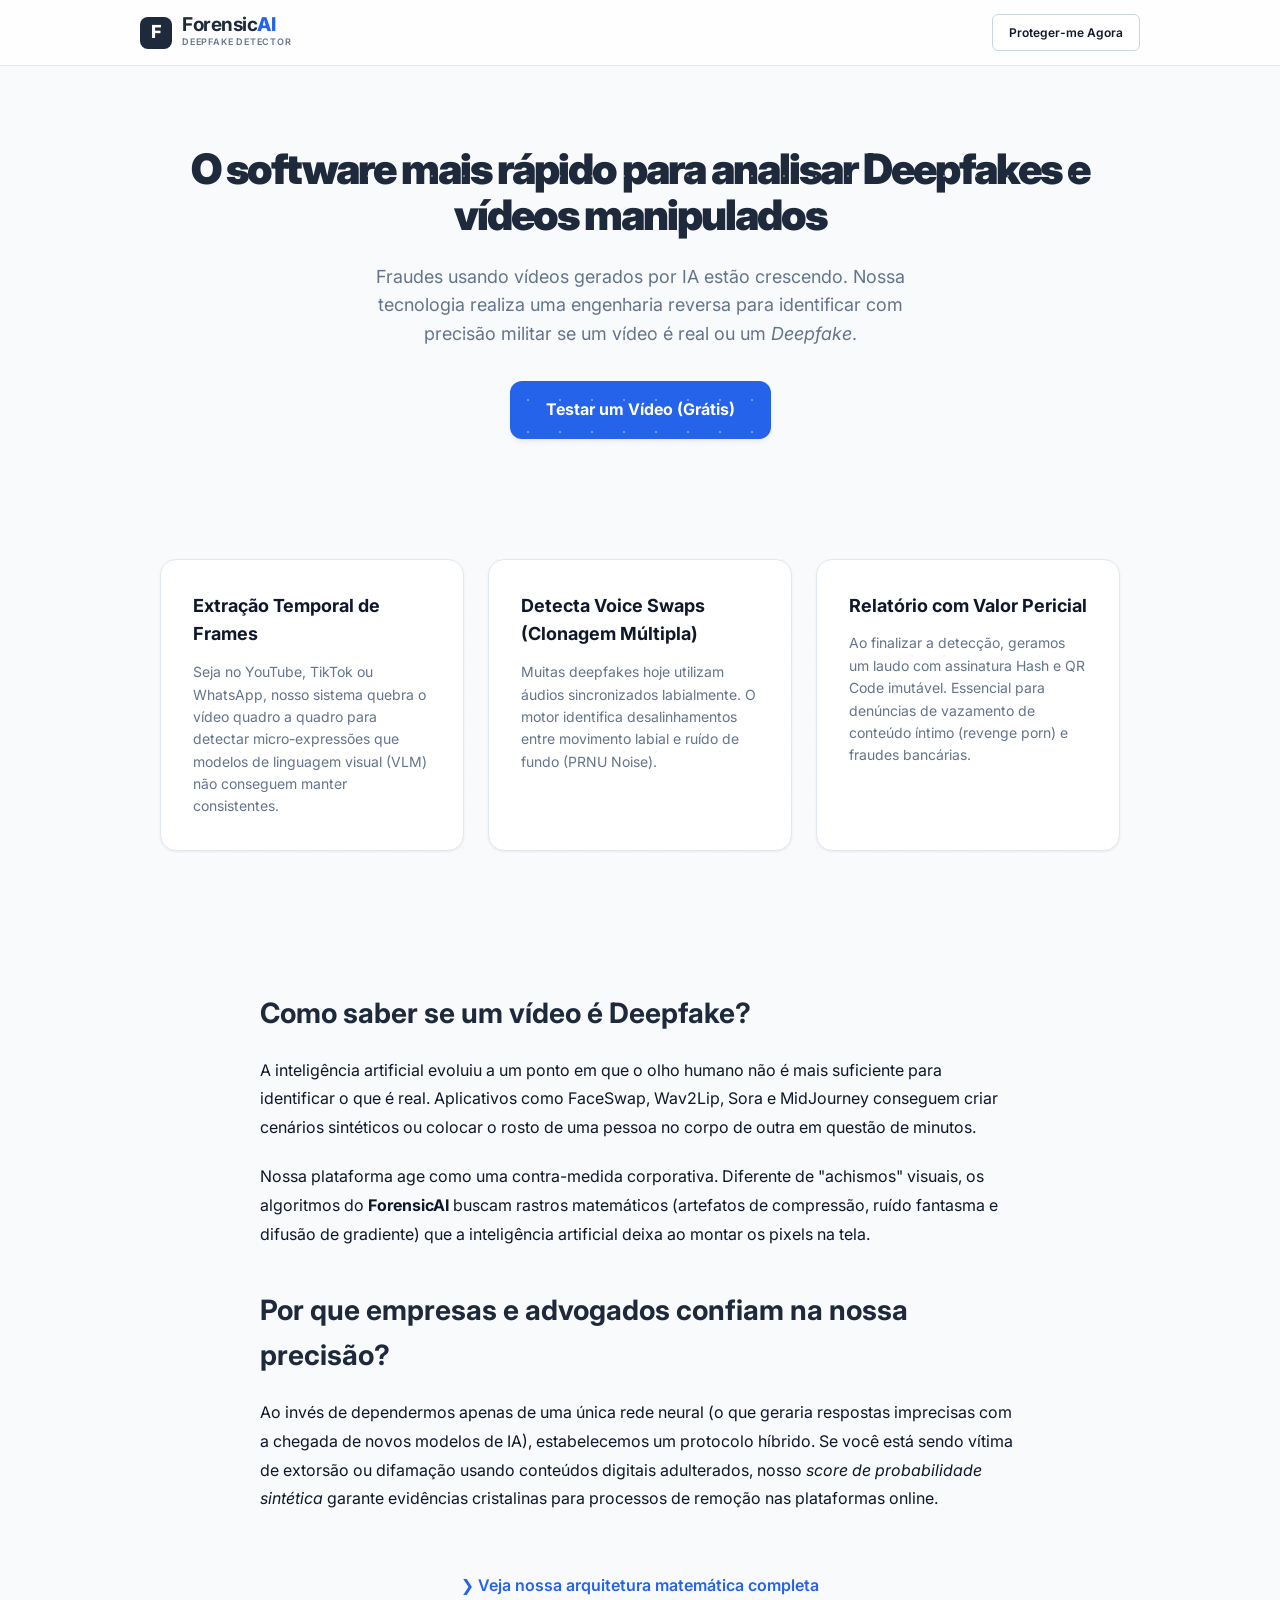
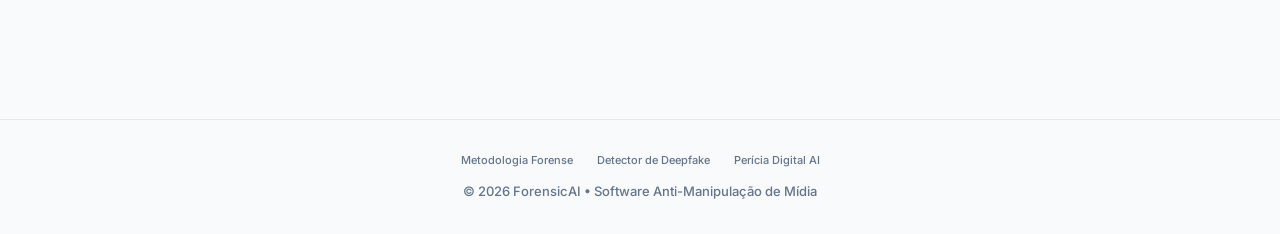
<file: templates/seo_deepfake.html>
<!DOCTYPE html>
<html lang="pt-BR">
<head>
    <meta charset="UTF-8">
    <meta name="viewport" content="width=device-width, initial-scale=1.0">
    <title>Detector de Deepfake e Vídeos Falsos | ForensicAI</title>
    <meta name="description" content="Descubra se um vídeo ou áudio é um deepfake criado por Inteligência Artificial. Nossa ferramenta realiza perícia digital instantânea usando algoritmos avançados.">
    <!-- SEO Meta Tags -->
    <meta name="robots" content="index, follow">
    <link rel="canonical" href="https://app.forensicai.com/detector-de-deepfake">
    <meta property="og:title" content="Detector Inteligente de Deepfakes | ForensicAI">
    <meta property="og:description" content="Proteja-se contra fraudes e desinformação. Detecte vídeos manipulados em segundos com tecnologia de nível forense.">
    
    <link rel="preconnect" href="https://fonts.googleapis.com">
    <link rel="preconnect" href="https://fonts.gstatic.com" crossorigin>
    <link href="https://fonts.googleapis.com/css2?family=Inter:wght@300;400;500;600;700;800;900&family=JetBrains+Mono:wght@400;500;600&display=swap" rel="stylesheet">
    <link rel="icon" type="image/png" href="/static/img/favicon.png">
    <link rel="stylesheet" href="/static/css/style.css">
    
    <style>
        .hero {
            padding: 80px 20px 60px;
            text-align: center;
            background: var(--bg);
        }
        .hero h1 {
            font-size: 42px;
            font-weight: 900;
            color: var(--accent);
            line-height: 1.1;
            margin-bottom: 24px;
            letter-spacing: -2px;
        }
        .hero p {
            font-size: 18px;
            color: var(--text-muted);
            max-width: 600px;
            margin: 0 auto 32px;
            line-height: 1.6;
        }
        .cta-button {
            display: inline-block;
            background: var(--accent-blue);
            color: white;
            padding: 16px 36px;
            border-radius: 12px;
            font-size: 16px;
            font-weight: 700;
            text-decoration: none;
            box-shadow: var(--shadow-md);
            transition: var(--tr);
        }
        .cta-button:hover {
            transform: translateY(-2px);
            box-shadow: var(--shadow-lg);
            background: #1d4ed8;
        }
        .features {
            padding: 60px 20px;
            max-width: 1000px;
            margin: 0 auto;
            display: grid;
            grid-template-columns: repeat(auto-fit, minmax(280px, 1fr));
            gap: 24px;
        }
        .feature-card {
            background: var(--card);
            border: 1px solid var(--border);
            padding: 32px;
            border-radius: 16px;
            box-shadow: var(--shadow);
        }
        .feature-card h3 {
            font-size: 18px;
            margin-bottom: 12px;
            color: var(--text);
        }
        .feature-card p {
            color: var(--text-muted);
            font-size: 14px;
            line-height: 1.6;
        }
        .article {
            max-width: 800px;
            margin: 40px auto;
            padding: 0 20px 80px;
        }
        .article h2 {
            font-size: 28px;
            margin-bottom: 20px;
            margin-top: 40px;
            color: var(--accent);
        }
        .article p {
            font-size: 16px;
            line-height: 1.8;
            color: var(--text);
            margin-bottom: 20px;
        }
    </style>
</head>
<body>
    <div class="bg-grid"></div>

    <header class="header">
        <div class="container header-inner">
            <a href="/" class="logo">
                <div class="logo-icon">F</div>
                <div>
                    <div class="logo-title">Forensic<span class="accent">AI</span></div>
                    <div class="logo-sub">Deepfake Detector</div>
                </div>
            </a>
            <div class="header-right">
                <a href="/" class="btn-validate-link">Proteger-me Agora</a>
            </div>
        </div>
    </header>

    <div class="hero">
        <div class="container">
            <h1>O software mais rápido para analisar Deepfakes e vídeos manipulados</h1>
            <p>Fraudes usando vídeos gerados por IA estão crescendo. Nossa tecnologia realiza uma engenharia reversa para identificar com precisão militar se um vídeo é real ou um <em>Deepfake</em>.</p>
            <a href="/" class="cta-button">Testar um Vídeo (Grátis)</a>
        </div>
    </div>

    <div class="features">
        <div class="feature-card">
            <h3>Extração Temporal de Frames</h3>
            <p>Seja no YouTube, TikTok ou WhatsApp, nosso sistema quebra o vídeo quadro a quadro para detectar micro-expressões que modelos de linguagem visual (VLM) não conseguem manter consistentes.</p>
        </div>
        <div class="feature-card">
            <h3>Detecta Voice Swaps (Clonagem Múltipla)</h3>
            <p>Muitas deepfakes hoje utilizam áudios sincronizados labialmente. O motor identifica desalinhamentos entre movimento labial e ruído de fundo (PRNU Noise).</p>
        </div>
        <div class="feature-card">
            <h3>Relatório com Valor Pericial</h3>
            <p>Ao finalizar a detecção, geramos um laudo com assinatura Hash e QR Code imutável. Essencial para denúncias de vazamento de conteúdo íntimo (revenge porn) e fraudes bancárias.</p>
        </div>
    </div>

    <main class="article">
        <h2>Como saber se um vídeo é Deepfake?</h2>
        <p>A inteligência artificial evoluiu a um ponto em que o olho humano não é mais suficiente para identificar o que é real. Aplicativos como FaceSwap, Wav2Lip, Sora e MidJourney conseguem criar cenários sintéticos ou colocar o rosto de uma pessoa no corpo de outra em questão de minutos.</p>
        
        <p>Nossa plataforma age como uma contra-medida corporativa. Diferente de "achismos" visuais, os algoritmos do <strong>ForensicAI</strong> buscam rastros matemáticos (artefatos de compressão, ruído fantasma e difusão de gradiente) que a inteligência artificial deixa ao montar os pixels na tela.</p>
        
        <h2>Por que empresas e advogados confiam na nossa precisão?</h2>
        <p>Ao invés de dependermos apenas de uma única rede neural (o que geraria respostas imprecisas com a chegada de novos modelos de IA), estabelecemos um protocolo híbrido. Se você está sendo vítima de extorsão ou difamação usando conteúdos digitais adulterados, nosso <i>score de probabilidade sintética</i> garante evidências cristalinas para processos de remoção nas plataformas online.</p>

        <div style="text-align: center; margin-top: 60px;">
            <a href="/metodologia" style="color: var(--accent-blue); text-decoration: none; font-weight: 600;">❯ Veja nossa arquitetura matemática completa</a>
        </div>
    </main>

    <footer class="footer">
        <div class="container" style="display: flex; flex-direction: column; align-items: center; gap: 12px;">
            <div class="footer-links" style="display: flex; gap: 24px; font-size: 11px;">
                <a href="/metodologia" style="color: var(--text-muted); text-decoration: none;">Metodologia Forense</a>
                <a href="/detector-de-deepfake" style="color: var(--text-muted); text-decoration: none;">Detector de Deepfake</a>
                <a href="/pericia-digital" style="color: var(--text-muted); text-decoration: none;">Perícia Digital AI</a>
            </div>
            <div>© 2026 ForensicAI • Software Anti-Manipulação de Mídia</div>
        </div>
    </footer>
</body>
</html>
</file>
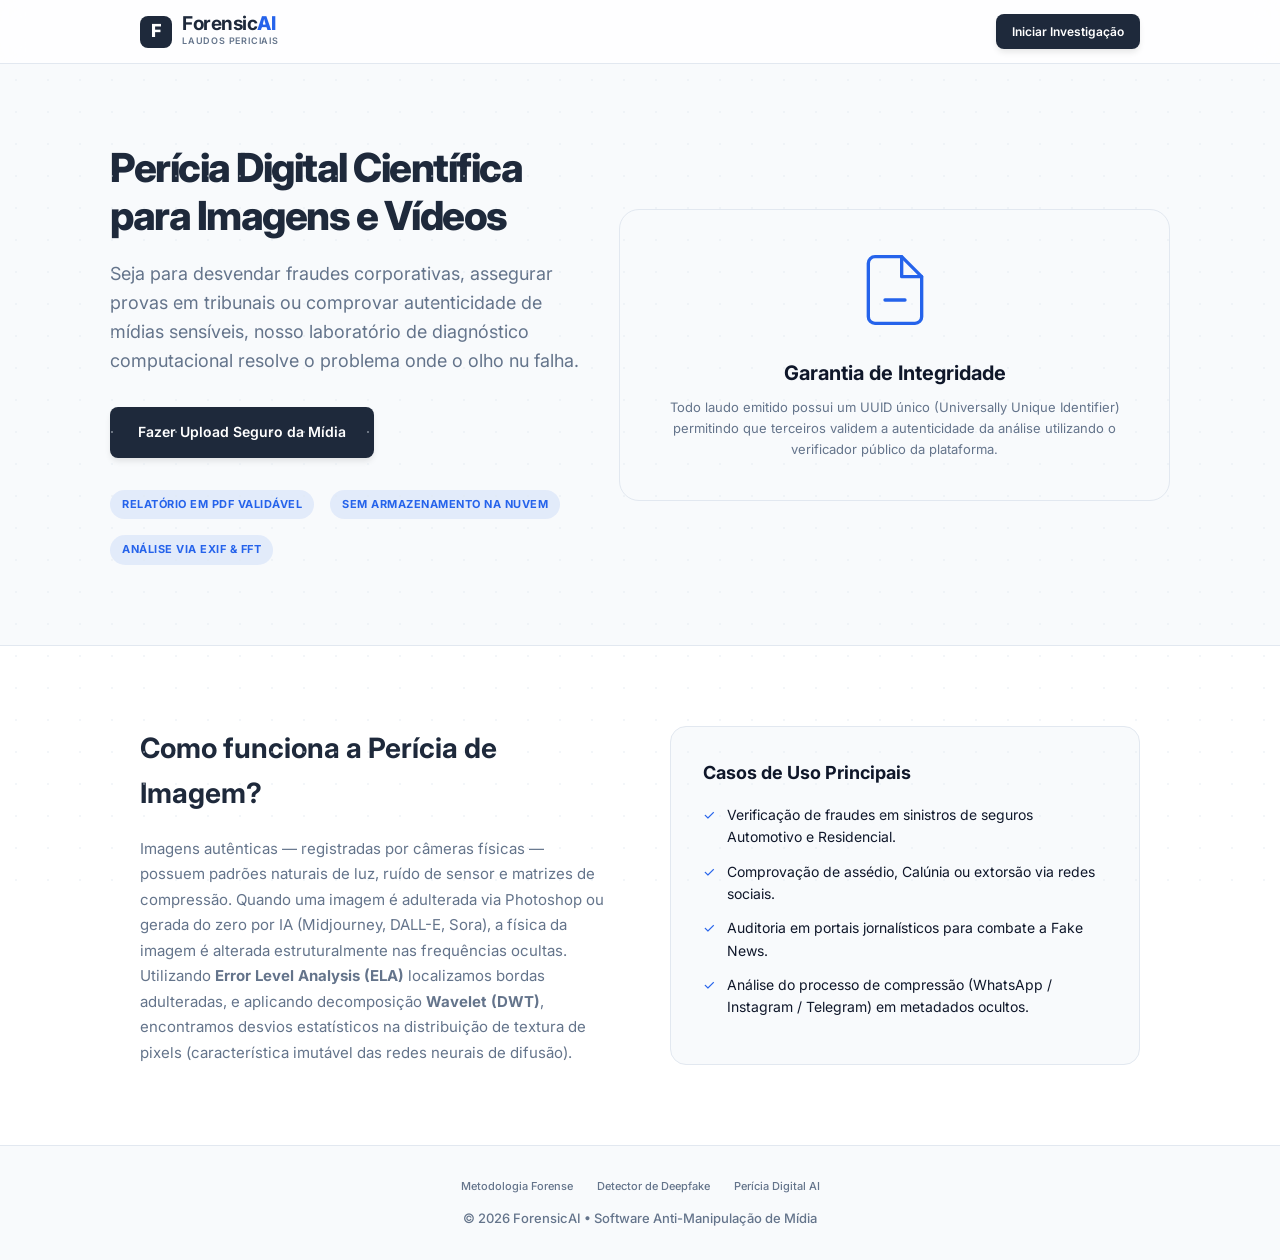
<file: templates/seo_pericia.html>
<!DOCTYPE html>
<html lang="pt-BR">
<head>
    <meta charset="UTF-8">
    <meta name="viewport" content="width=device-width, initial-scale=1.0">
    <title>Perícia Digital em Imagens e Vídeos de IA | ForensicAI</title>
    <meta name="description" content="Sistema profissional de perícia forense digital. Gere laudos comprobatórios e descubra se fotografias ou vídeos foram manipulados usando provas técnicas e científicas.">
    <!-- SEO Meta Tags -->
    <meta name="robots" content="index, follow">
    <link rel="canonical" href="https://app.forensicai.com/pericia-digital">
    <meta property="og:title" content="Engenharia Reversa para Perícia Digital | ForensicAI">
    <meta property="og:description" content="Descubra e comprove adulterações digitais com relatórios periciais lastreados por criptografia.">
    
    <link rel="preconnect" href="https://fonts.googleapis.com">
    <link rel="preconnect" href="https://fonts.gstatic.com" crossorigin>
    <link href="https://fonts.googleapis.com/css2?family=Inter:wght@300;400;500;600;700;800;900&family=JetBrains+Mono:wght@400;500;600&display=swap" rel="stylesheet">
    <link rel="icon" type="image/png" href="/static/img/favicon.png">
    <link rel="stylesheet" href="/static/css/style.css">
    
    <style>
        .split-hero {
            display: flex;
            align-items: center;
            justify-content: space-between;
            gap: 40px;
            padding: 80px 20px;
            max-width: 1100px;
            margin: 0 auto;
        }
        .split-content { flex: 1; }
        .split-image { flex: 1; background: var(--bg); border: 1px solid var(--border); border-radius: 20px; padding: 40px; text-align: center; }
        
        @media (max-width: 800px) {
            .split-hero { flex-direction: column; text-align: center; padding: 40px 20px; }
        }

        .split-content h1 {
            font-size: 40px;
            font-weight: 800;
            color: var(--accent);
            line-height: 1.2;
            margin-bottom: 20px;
            letter-spacing: -1.5px;
        }
        .split-content p {
            font-size: 18px;
            color: var(--text-muted);
            margin-bottom: 32px;
            line-height: 1.6;
        }
        
        .trust-badges {
            display: flex;
            gap: 16px;
            margin-top: 32px;
            flex-wrap: wrap;
        }
        .badge {
            font-size: 11px;
            font-weight: 700;
            padding: 6px 12px;
            background: rgba(37, 99, 235, 0.1);
            color: var(--accent-blue);
            border-radius: 20px;
            text-transform: uppercase;
            letter-spacing: 0.5px;
        }

        .doc-section {
            background: white;
            padding: 80px 20px;
            border-top: 1px solid var(--border);
        }
        .doc-grid {
            max-width: 1000px;
            margin: 0 auto;
            display: grid;
            grid-template-columns: 1fr 1fr;
            gap: 60px;
        }
        @media (max-width: 768px) {
            .doc-grid { grid-template-columns: 1fr; gap: 40px; }
        }
    </style>
</head>
<body>
    <div class="bg-grid"></div>

    <header class="header">
        <div class="container header-inner">
            <a href="/" class="logo">
                <div class="logo-icon">F</div>
                <div>
                    <div class="logo-title">Forensic<span class="accent">AI</span></div>
                    <div class="logo-sub">Laudos Periciais</div>
                </div>
            </a>
            <div class="header-right">
                <a href="/" class="btn-primary" style="text-decoration: none; font-size: 12px; padding: 8px 16px;">Iniciar Investigação</a>
            </div>
        </div>
    </header>

    <div class="split-hero">
        <div class="split-content">
            <h1>Perícia Digital Científica para Imagens e Vídeos</h1>
            <p>Seja para desvendar fraudes corporativas, assegurar provas em tribunais ou comprovar autenticidade de mídias sensíveis, nosso laboratório de diagnóstico computacional resolve o problema onde o olho nu falha.</p>
            <a href="/" class="btn-primary" style="text-decoration: none; padding: 14px 28px; display: inline-block;">Fazer Upload Seguro da Mídia</a>
            
            <div class="trust-badges">
                <div class="badge">Relatório em PDF Validável</div>
                <div class="badge">Sem Armazenamento na Nuvem</div>
                <div class="badge">Análise via EXIF & FFT</div>
            </div>
        </div>
        <div class="split-image">
            <svg width="80" height="80" viewBox="0 0 24 24" fill="none" stroke="var(--accent-blue)" stroke-width="1" stroke-linecap="round" stroke-linejoin="round" style="margin-bottom: 20px;">
                <path d="M14 2H6a2 2 0 0 0-2 2v16a2 2 0 0 0 2 2h12a2 2 0 0 0 2-2V8z"></path>
                <polyline points="14 2 14 8 20 8"></polyline>
                <line x1="9" y1="15" x2="15" y2="15"></line>
            </svg>
            <h3 style="font-size: 20px; margin-bottom: 8px;">Garantia de Integridade</h3>
            <p style="font-size: 13px; color: var(--text-muted); margin: 0;">Todo laudo emitido possui um UUID único (Universally Unique Identifier) permitindo que terceiros validem a autenticidade da análise utilizando o verificador público da plataforma.</p>
        </div>
    </div>

    <section class="doc-section">
        <div class="doc-grid">
            <div>
                <h2 style="font-size: 28px; margin-bottom: 20px; color: var(--accent);">Como funciona a Perícia de Imagem?</h2>
                <p style="font-size: 15px; line-height: 1.7; color: var(--text-muted);">Imagens autênticas — registradas por câmeras físicas — possuem padrões naturais de luz, ruído de sensor e matrizes de compressão. Quando uma imagem é adulterada via Photoshop ou gerada do zero por IA (Midjourney, DALL-E, Sora), a física da imagem é alterada estruturalmente nas frequências ocultas.</p>
                <p style="font-size: 15px; line-height: 1.7; color: var(--text-muted);">Utilizando <strong>Error Level Analysis (ELA)</strong> localizamos bordas adulteradas, e aplicando decomposição <strong>Wavelet (DWT)</strong>, encontramos desvios estatísticos na distribuição de textura de pixels (característica imutável das redes neurais de difusão).</p>
            </div>
            <div style="background: var(--bg); padding: 32px; border-radius: 16px; border: 1px solid var(--border);">
                <h3 style="margin-bottom: 16px; font-size: 18px;">Casos de Uso Principais</h3>
                <ul style="list-style: none; padding: 0; display: flex; flex-direction: column; gap: 12px; font-size: 14px; color: var(--text);">
                    <li style="display: flex; gap: 12px;"><span style="color: var(--accent-blue)">✓</span> Verificação de fraudes em sinistros de seguros Automotivo e Residencial.</li>
                    <li style="display: flex; gap: 12px;"><span style="color: var(--accent-blue)">✓</span> Comprovação de assédio, Calúnia ou extorsão via redes sociais.</li>
                    <li style="display: flex; gap: 12px;"><span style="color: var(--accent-blue)">✓</span> Auditoria em portais jornalísticos para combate a Fake News.</li>
                    <li style="display: flex; gap: 12px;"><span style="color: var(--accent-blue)">✓</span> Análise do processo de compressão (WhatsApp / Instagram / Telegram) em metadados ocultos.</li>
                </ul>
            </div>
        </div>
    </section>

    <footer class="footer">
        <div class="container" style="display: flex; flex-direction: column; align-items: center; gap: 12px;">
            <div class="footer-links" style="display: flex; gap: 24px; font-size: 11px;">
                <a href="/metodologia" style="color: var(--text-muted); text-decoration: none;">Metodologia Forense</a>
                <a href="/detector-de-deepfake" style="color: var(--text-muted); text-decoration: none;">Detector de Deepfake</a>
                <a href="/pericia-digital" style="color: var(--text-muted); text-decoration: none;">Perícia Digital AI</a>
            </div>
            <div>© 2026 ForensicAI • Software Anti-Manipulação de Mídia</div>
        </div>
    </footer>
</body>
</html>
</file>
<file: static/css/style.css>
/* ================================================
   ForensicAI — Design System (Light/Gray Edition)
   Minimalist, professional, and high-contrast
   ================================================ */

:root {
    --bg: #f8fafc;
    --card: #ffffff;
    --border: #e2e8f0;
    --border-strong: #cbd5e1;
    --text: #0f172a;
    --text-muted: #64748b;
    --text-ghost: #94a3b8;
    --accent: #1e293b;
    /* Deep Slate/Black */
    --accent-blue: #2563eb;
    --amber: #d97706;
    --green: #16a34a;
    --red: #dc2626;
    --orange: #ea580c;
    --yellow: #ca8a04;
    --grad: linear-gradient(135deg, #1e293b, #334155);
    --r: 12px;
    --r-sm: 6px;
    --tr: 0.2s cubic-bezier(0.4, 0, 0.2, 1);
    --shadow: 0 1px 3px rgba(0, 0, 0, 0.05), 0 1px 2px rgba(0, 0, 0, 0.02);
    --shadow-md: 0 4px 6px -1px rgba(0, 0, 0, 0.05), 0 2px 4px -1px rgba(0, 0, 0, 0.03);
    --shadow-lg: 0 10px 15px -3px rgba(0, 0, 0, 0.04), 0 4px 6px -2px rgba(0, 0, 0, 0.02);
}

.hidden {
    display: none !important;
}

*,
*::before,
*::after {
    margin: 0;
    padding: 0;
    box-sizing: border-box;
}

body {
    font-family: 'Inter', system-ui, -apple-system, sans-serif;
    background: var(--bg);
    color: var(--text);
    overflow-x: hidden;
    min-height: 100vh;
    line-height: 1.6;
    -webkit-font-smoothing: antialiased;
}

.container {
    max-width: 1000px;
    margin: 0 auto;
    padding: 0 24px;
}

/* Simple Background */
.bg-grid {
    position: fixed;
    inset: 0;
    z-index: 0;
    pointer-events: none;
    background-image: radial-gradient(var(--border) 1px, transparent 1px);
    background-size: 32px 32px;
    opacity: 0.4;
}

.bg-glow {
    display: none;
}

/* Header */
.header {
    position: sticky;
    top: 0;
    z-index: 100;
    border-bottom: 1px solid var(--border);
    background: rgba(255, 255, 255, 0.8);
    backdrop-filter: blur(12px);
}

.header-inner {
    display: flex;
    align-items: center;
    justify-content: space-between;
    padding: 14px 0;
    gap: 12px;
}

.logo {
    display: flex;
    align-items: center;
    gap: 10px;
    text-decoration: none;
    color: inherit;
}

.logo-icon {
    display: flex;
    align-items: center;
    justify-content: center;
    width: 32px;
    height: 32px;
    background: var(--accent);
    color: white;
    border-radius: 8px;
    font-weight: 800;
    font-size: 18px;
}

.logo-title {
    font-size: 19px;
    font-weight: 700;
    color: var(--accent);
    letter-spacing: -0.5px;
    line-height: 1.1;
}

.logo-title .accent {
    color: var(--accent-blue);
    font-weight: 800;
}

.logo-sub {
    font-size: 9px;
    color: var(--text-muted);
    font-weight: 600;
    text-transform: uppercase;
    letter-spacing: 0.8px;
    margin-top: -1px;
}

.btn-validate-link {
    padding: 8px 16px;
    border-radius: 6px;
    font-size: 12px;
    font-weight: 600;
    color: var(--text);
    border: 1px solid var(--border-strong);
    background: white;
    text-decoration: none;
    transition: var(--tr);
    display: flex;
    align-items: center;
    gap: 6px;
}

.btn-validate-link svg {
    stroke: #000;
}

.btn-validate-link:hover {
    background: var(--bg);
    border-color: var(--text);
}

/* Language Selector */
.lang-selector {
    display: flex;
    gap: 4px;
    align-items: center;
}

.lang-link {
    display: flex;
    align-items: center;
    justify-content: center;
    width: 28px;
    height: 28px;
    border-radius: 6px;
    font-size: 10px;
    font-weight: 700;
    text-decoration: none;
    color: var(--text-muted);
    border: 1px solid var(--border);
    transition: var(--tr);
    background: white;
}

.lang-link:hover {
    background: var(--bg);
    border-color: var(--border-strong);
    color: var(--text);
}

.lang-link.active {
    background: var(--accent);
    color: white;
    border-color: var(--accent);
    box-shadow: var(--shadow);
}

/* Main */
.main-content {
    position: relative;
    z-index: 5;
    padding: 48px 0 80px;
}

.section-title {
    text-align: center;
    margin-bottom: 40px;
}

.section-title h2 {
    font-size: 28px;
    font-weight: 800;
    color: var(--accent);
    letter-spacing: -0.8px;
}

.section-title p {
    color: var(--text-muted);
    font-size: 15px;
    margin-top: 6px;
}

/* Upload Tabs */
.upload-tabs {
    display: flex;
    gap: 8px;
    margin-bottom: 16px;
    justify-content: center;
}

.tab-btn {
    padding: 8px 16px;
    border-radius: 8px;
    font-size: 13px;
    font-weight: 600;
    cursor: pointer;
    background: transparent;
    border: 1px solid var(--border);
    color: var(--text-muted);
    transition: var(--tr);
}

.tab-btn.active {
    background: var(--accent);
    color: white;
    border-color: var(--accent);
}

.tab-content {
    display: none;
}

.tab-content.active {
    display: block;
}

/* URL Input */
.url-input-container {
    background: var(--card);
    border: 2px solid var(--border-strong);
    border-radius: var(--r);
    padding: 32px;
    text-align: center;
    display: flex;
    flex-direction: column;
    gap: 16px;
    align-items: center;
}

.url-input-container input {
    width: 100%;
    max-width: 500px;
    padding: 14px 18px;
    border-radius: 10px;
    border: 1px solid var(--border-strong);
    background: var(--bg);
    color: var(--text);
    font-family: inherit;
    font-size: 14px;
    transition: var(--tr);
}

.url-input-container input:focus {
    outline: none;
    border-color: var(--accent-blue);
    box-shadow: 0 0 0 3px rgba(37, 99, 235, 0.1);
}

.social-platforms {
    display: flex;
    gap: 20px;
    margin-top: 24px;
    opacity: 0.5;
    justify-content: center;
}

.platform-icon {
    display: flex;
    align-items: center;
    gap: 6px;
    font-size: 11px;
    font-weight: 700;
    color: var(--text-muted);
}

.platform-icon svg {
    width: 16px;
    height: 16px;
}

.section-heading {
    font-size: 20px;
    font-weight: 700;
    margin-bottom: 20px;
    color: var(--accent);
}

.section-sub {
    color: var(--text-muted);
    font-size: 14px;
    margin-top: -15px;
    margin-bottom: 20px;
}

/* Drop zone */
.drop-zone {
    border: 2px dashed var(--border-strong);
    border-radius: var(--r);
    padding: 56px 24px;
    text-align: center;
    cursor: pointer;
    transition: var(--tr);
    background: var(--card);
}

.drop-zone:hover,
.drop-zone.dragover {
    border-color: var(--accent-blue);
    background: rgba(37, 99, 235, 0.02);
}

.dz-icon {
    color: var(--text-ghost);
    margin-bottom: 20px;
    display: flex;
    justify-content: center;
}

.drop-zone h3 {
    font-size: 18px;
    font-weight: 600;
    color: var(--accent);
}

.drop-zone p {
    color: var(--text-muted);
    font-size: 14px;
    margin-top: 4px;
}

.formats {
    margin-top: 20px;
    display: flex;
    justify-content: center;
    gap: 8px;
    flex-wrap: wrap;
}

.formats span {
    font-size: 10px;
    font-weight: 600;
    color: var(--text-muted);
    padding: 3px 8px;
    background: var(--bg);
    border-radius: 4px;
    border: 1px solid var(--border);
}

/* Preview */
.preview-card {
    background: var(--card);
    border: 1px solid var(--border);
    border-radius: var(--r);
    overflow: hidden;
    max-width: 520px;
    width: 100%;
    margin: 24px auto;
    box-shadow: var(--shadow-md);
}

.preview-media img,
.preview-media video {
    max-width: 100%;
    max-height: 400px;
    object-fit: contain;
}

.preview-media {
    background: #000;
    display: flex;
    align-items: center;
    justify-content: center;
    aspect-ratio: 16/9;
}

.preview-bar {
    padding: 12px 18px;
    display: flex;
    align-items: center;
    gap: 12px;
    background: var(--card);
    border-top: 1px solid var(--border);
}

.pf-name {
    flex: 1;
    font-size: 13px;
    font-weight: 600;
    color: var(--accent);
    overflow: hidden;
    text-overflow: ellipsis;
    white-space: nowrap;
}

.pf-size {
    font-size: 12px;
    color: var(--text-muted);
}

.btn-x {
    width: 24px;
    height: 24px;
    border-radius: 50%;
    background: white;
    border: 1px solid var(--border);
    color: var(--text);
    display: flex;
    align-items: center;
    justify-content: center;
    cursor: pointer;
    transition: var(--tr);
}

.btn-x:hover {
    background: var(--bg);
    border-color: var(--text);
    transform: scale(1.1);
}

.btn-x svg {
    stroke: var(--text);
}

/* Buttons */
.btn-primary {
    display: inline-flex;
    align-items: center;
    gap: 10px;
    padding: 12px 32px;
    background: var(--accent);
    color: white;
    border: none;
    border-radius: 8px;
    font-size: 14px;
    font-weight: 600;
    cursor: pointer;
    transition: var(--tr);
    text-decoration: none;
    box-shadow: 0 4px 6px -1px rgba(0, 0, 0, 0.1);
}

.btn-primary:hover {
    background: #000;
    transform: translateY(-1px);
    box-shadow: var(--shadow-lg);
}

.btn-outline {
    display: inline-flex;
    align-items: center;
    gap: 8px;
    padding: 11px 24px;
    background: white;
    color: var(--accent);
    border: 1px solid var(--border-strong);
    border-radius: 8px;
    font-size: 14px;
    font-weight: 600;
    cursor: pointer;
    transition: var(--tr);
    text-decoration: none;
}

.btn-outline:hover {
    background: var(--bg);
    border-color: var(--accent);
}

/* Loading */
.dna-spinner {
    width: 60px;
    height: 60px;
    margin: 0 auto 24px;
    border: 4px solid var(--bg);
    border-top-color: var(--accent);
    border-radius: 50%;
    animation: spin 0.8s linear infinite;
}

@keyframes spin {
    to {
        transform: rotate(360deg);
    }
}

.loading-title {
    font-size: 20px;
    font-weight: 700;
    color: var(--accent);
    margin-bottom: 8px;
}

.loading-sub {
    color: var(--text-muted);
    font-size: 14px;
    margin-bottom: 24px;
}

.progress {
    max-width: 400px;
    margin: 0 auto 24px;
    height: 6px;
    background: var(--border);
    border-radius: 10px;
    overflow: hidden;
}

.progress-fill {
    height: 100%;
    background: var(--accent);
    width: 0%;
    transition: width 0.3s;
}

/* Verdict Card */
.verdict-card {
    background: var(--card);
    border: 1px solid var(--border);
    border-radius: var(--r);
    margin-bottom: 32px;
    box-shadow: var(--shadow-md);
    position: relative;
    overflow: hidden;
}

.vc-top {
    display: flex;
    gap: 32px;
    padding: 32px;
    align-items: center;
    border-bottom: 1px solid var(--border);
}

.vc-gauge {
    width: 120px;
    height: 120px;
    display: flex;
    align-items: center;
    justify-content: center;
    position: relative;
}

.gauge-svg {
    width: 100%;
    height: 100%;
    transform: rotate(-90deg);
}

.g-circle-bg {
    fill: none;
    stroke: var(--bg);
    stroke-width: 8;
}

.g-circle-fill {
    fill: none;
    stroke: var(--accent);
    stroke-width: 8;
    stroke-linecap: round;
    transition: stroke-dashoffset 1s ease-out;
}

.g-score-text {
    position: absolute;
    font-size: 28px;
    font-weight: 800;
    color: var(--accent);
}

.vc-info h1 {
    font-size: 26px;
    font-weight: 800;
    letter-spacing: -0.5px;
}

.vc-conf {
    font-size: 13px;
    color: var(--text-muted);
    font-weight: 500;
    margin: 4px 0 16px;
}

.finding {
    font-size: 13px;
    color: var(--text);
    padding: 8px 12px;
    background: var(--bg);
    border-radius: 6px;
    margin-bottom: 6px;
    border-left: 3px solid var(--border-strong);
}

.vc-meta {
    display: grid;
    grid-template-columns: repeat(auto-fit, minmax(140px, 1fr));
    gap: 20px;
    padding: 20px 32px;
    background: #fafafa;
}

.vm {
    display: flex;
    flex-direction: column;
    gap: 4px;
}

.vm-l {
    font-size: 10px;
    color: var(--text-ghost);
    text-transform: uppercase;
    font-weight: 700;
}

.vm-v {
    font-size: 13px;
    font-weight: 600;
    color: var(--accent);
    overflow: hidden;
    text-overflow: ellipsis;
    white-space: nowrap;
    max-width: 250px;
}

.mod-card {
    background: var(--card);
    border: 1px solid var(--border);
    border-radius: var(--r);
    overflow: hidden;
    box-shadow: var(--shadow);
    transition: var(--tr);
}

.mod-card:hover {
    transform: translateY(-2px);
    box-shadow: var(--shadow-md);
    border-color: var(--border-strong);
}

.mc-head {
    padding: 14px 18px;
    border-bottom: 1px solid var(--border);
    display: flex;
    justify-content: space-between;
    align-items: center;
}

/* Metadata Grid & Refinement */
.meta-section-grid {
    padding: 24px;
    display: grid;
    grid-template-columns: repeat(auto-fit, minmax(220px, 1fr));
    gap: 32px;
    background: #ffffff;
}

.meta-group {
    display: flex;
    flex-direction: column;
    gap: 12px;
}

.meta-group-title {
    font-size: 10px;
    font-weight: 800;
    color: var(--text-ghost);
    text-transform: uppercase;
    letter-spacing: 1.2px;
    display: flex;
    align-items: center;
    gap: 8px;
    margin-bottom: 4px;
}

.meta-item {
    display: flex;
    justify-content: space-between;
    align-items: baseline;
    padding-bottom: 6px;
    border-bottom: 1px solid #f1f5f9;
}

.meta-label {
    font-size: 11px;
    color: var(--text-muted);
    font-weight: 500;
}

.meta-value {
    font-size: 12px;
    font-weight: 600;
    color: var(--accent);
    font-family: 'JetBrains Mono', monospace;
    text-align: right;
    max-width: 140px;
    overflow: hidden;
    text-overflow: ellipsis;
    white-space: nowrap;
}

.findings-list {
    list-style: none;
    padding: 16px 24px 24px;
    border-top: 1px solid var(--border);
    background: #fafafa;
}

.findings-list li {
    display: flex;
    gap: 10px;
    align-items: flex-start;
    font-size: 12px;
    color: var(--text-muted);
    margin-bottom: 8px;
    line-height: 1.4;
}

.findings-list li svg {
    margin-top: 2px;
    flex-shrink: 0;
}

.mc-title {
    display: flex;
    align-items: center;
    gap: 10px;
    font-weight: 700;
    font-size: 14px;
    color: var(--accent);
}

.score-pill {
    padding: 4px 8px;
    border-radius: 4px;
    font-weight: 700;
    font-size: 11px;
    white-space: nowrap;
    flex-shrink: 0;
    display: inline-flex;
    align-items: center;
    justify-content: center;
    min-width: 32px;
}

.hidden {
    display: none !important;
}

/* Modal */
.modal-overlay {
    position: fixed !important;
    top: 0 !important;
    left: 0 !important;
    width: 100% !important;
    height: 100% !important;
    background: rgba(15, 23, 42, 0.7);
    backdrop-filter: blur(8px);
    z-index: 9999 !important;
    display: none !important;
    align-items: center;
    justify-content: center;
    padding: 24px;
    opacity: 0;
    transition: opacity 0.3s ease;
}

.modal-overlay.active {
    display: flex !important;
    opacity: 1;
}

.modal-content {
    background: white;
    border-radius: 12px;
    overflow: hidden;
    position: relative;
    max-width: 90%;
    max-height: 90%;
    box-shadow: var(--shadow-lg);
    transform: scale(0.95);
    transition: transform 0.3s ease;
}

.modal-overlay.active .modal-content {
    transform: scale(1);
}

.modal-close {
    position: absolute;
    top: 12px;
    right: 12px;
    width: 32px;
    height: 32px;
    background: white;
    border-radius: 50%;
    display: flex;
    align-items: center;
    justify-content: center;
    cursor: pointer;
    border: 1px solid var(--border);
    color: var(--accent);
    transition: var(--tr);
    z-index: 10;
}

.modal-close:hover {
    background: var(--bg);
    transform: rotate(90deg);
}

.modal-close svg {
    stroke: #000000 !important;
}

.modal-img {
    max-width: 100%;
    height: auto;
    display: block;
}

/* Utilities */
.full-width {
    grid-column: 1 / -1 !important;
}

.clickable {
    cursor: pointer;
    transition: var(--tr);
}

.clickable:hover {
    filter: brightness(1.1);
}

/* === AD MODAL & MARKETING === */
#ad-modal {
    position: fixed !important;
    top: 0 !important;
    left: 0 !important;
    width: 100% !important;
    height: 100% !important;
    background: rgba(15, 23, 42, 0.95);
    z-index: 9999 !important;
    display: none;
    align-items: center;
    justify-content: center;
    backdrop-filter: blur(12px);
}

#ad-modal.active {
    display: flex !important;
    animation: adFadeIn 0.3s ease;
}

.ad-content {
    background: var(--card);
    width: 90%;
    max-width: 480px;
    padding: 40px;
    border-radius: 24px;
    text-align: center;
    border: 1px solid var(--border-strong);
    box-shadow: 0 25px 50px -12px rgba(0, 0, 0, 0.5);
}

.ad-timer-box {
    margin: 32px 0;
    display: flex;
    align-items: center;
    justify-content: center;
}

.countdown-circle {
    width: 80px;
    height: 80px;
    border-radius: 50%;
    border: 3px solid var(--border);
    display: flex;
    align-items: center;
    justify-content: center;
    font-size: 28px;
    font-weight: 800;
    color: var(--accent-blue);
}

.ad-btn {
    width: 100%;
    padding: 14px;
    border-radius: 12px;
    font-weight: 700;
    background: var(--accent-blue);
    color: white;
    border: none;
    cursor: pointer;
    transition: var(--tr);
}

.ad-btn:disabled {
    background: var(--border);
    color: var(--text-muted);
    cursor: not-allowed;
}

/* === RESPONSIVE FOOTER === */
.footer {
    width: 100%;
    padding: 32px 0;
    background: var(--bg-main);
    border-top: 1px solid var(--border);
    text-align: center;
    font-size: 13px;
    color: var(--text-muted);
    font-weight: 500;
}

body {
    display: flex;
    flex-direction: column;
    min-height: 100vh;
}

.main-content {
    flex: 1;
}

/* === MOBILE & TABLET (iOS) === */
@media (max-width: 768px) {
    .container {
        padding: 0 20px;
    }

    .main-content {
        padding-top: 32px;
    }

    .header-inner {
        height: 70px;
    }

    .section-title h2 {
        font-size: 26px;
    }

    .url-input-container {
        padding: 24px 20px;
    }

    .social-platforms {
        flex-wrap: wrap;
        gap: 12px;
        margin-top: 20px;
    }

    .footer {
        font-size: 11px;
        padding: 24px 0;
    }

    .ad-content {
        padding: 32px 24px;
    }

    .vc-top {
        flex-direction: column;
        text-align: center;
        gap: 20px;
    }
}

@media (max-width: 480px) {
    .header-inner {
        height: 64px;
    }

    .main-content {
        padding-top: 24px;
    }

    .logo-title {
        font-size: 18px;
    }

    .btn-validate-link {
        font-size: 10px;
        padding: 6px 8px;
        gap: 4px;
    }

    .lang-selector {
        gap: 2px;
    }

    .lang-link {
        width: 24px;
        height: 24px;
        font-size: 9px;
    }

    .url-input-container {
        padding: 20px 16px;
    }

    .platform-icon {
        font-size: 10px;
    }

    /* Simplified Logo and Results for Mobile */
    .logo > div:not(.logo-icon) {
        display: none;
    }
    
    .vc-info h1 {
        font-size: 20px;
    }
    
    .vc-conf {
        display: none;
    }
    
    .vc-top {
        gap: 16px;
        padding: 24px 16px;
    }
    
    .vc-gauge {
        width: 80px;
        height: 80px;
    }
    
    .g-score-text {
        font-size: 20px;
    }
}

@keyframes adFadeIn {
    from {
        opacity: 0;
        transform: translateY(20px);
    }

    to {
        opacity: 1;
        transform: translateY(0);
    }
}

.spinner {
    display: inline-block;
    width: 16px;
    height: 16px;
    border: 2px solid rgba(255, 255, 255, 0.3);
    border-radius: 50%;
    border-top-color: #fff;
    animation: spin 1s ease-in-out infinite;
    margin-right: 8px;
    vertical-align: middle;
}

@keyframes spin {
    to { transform: rotate(360deg); }
}
</file>
